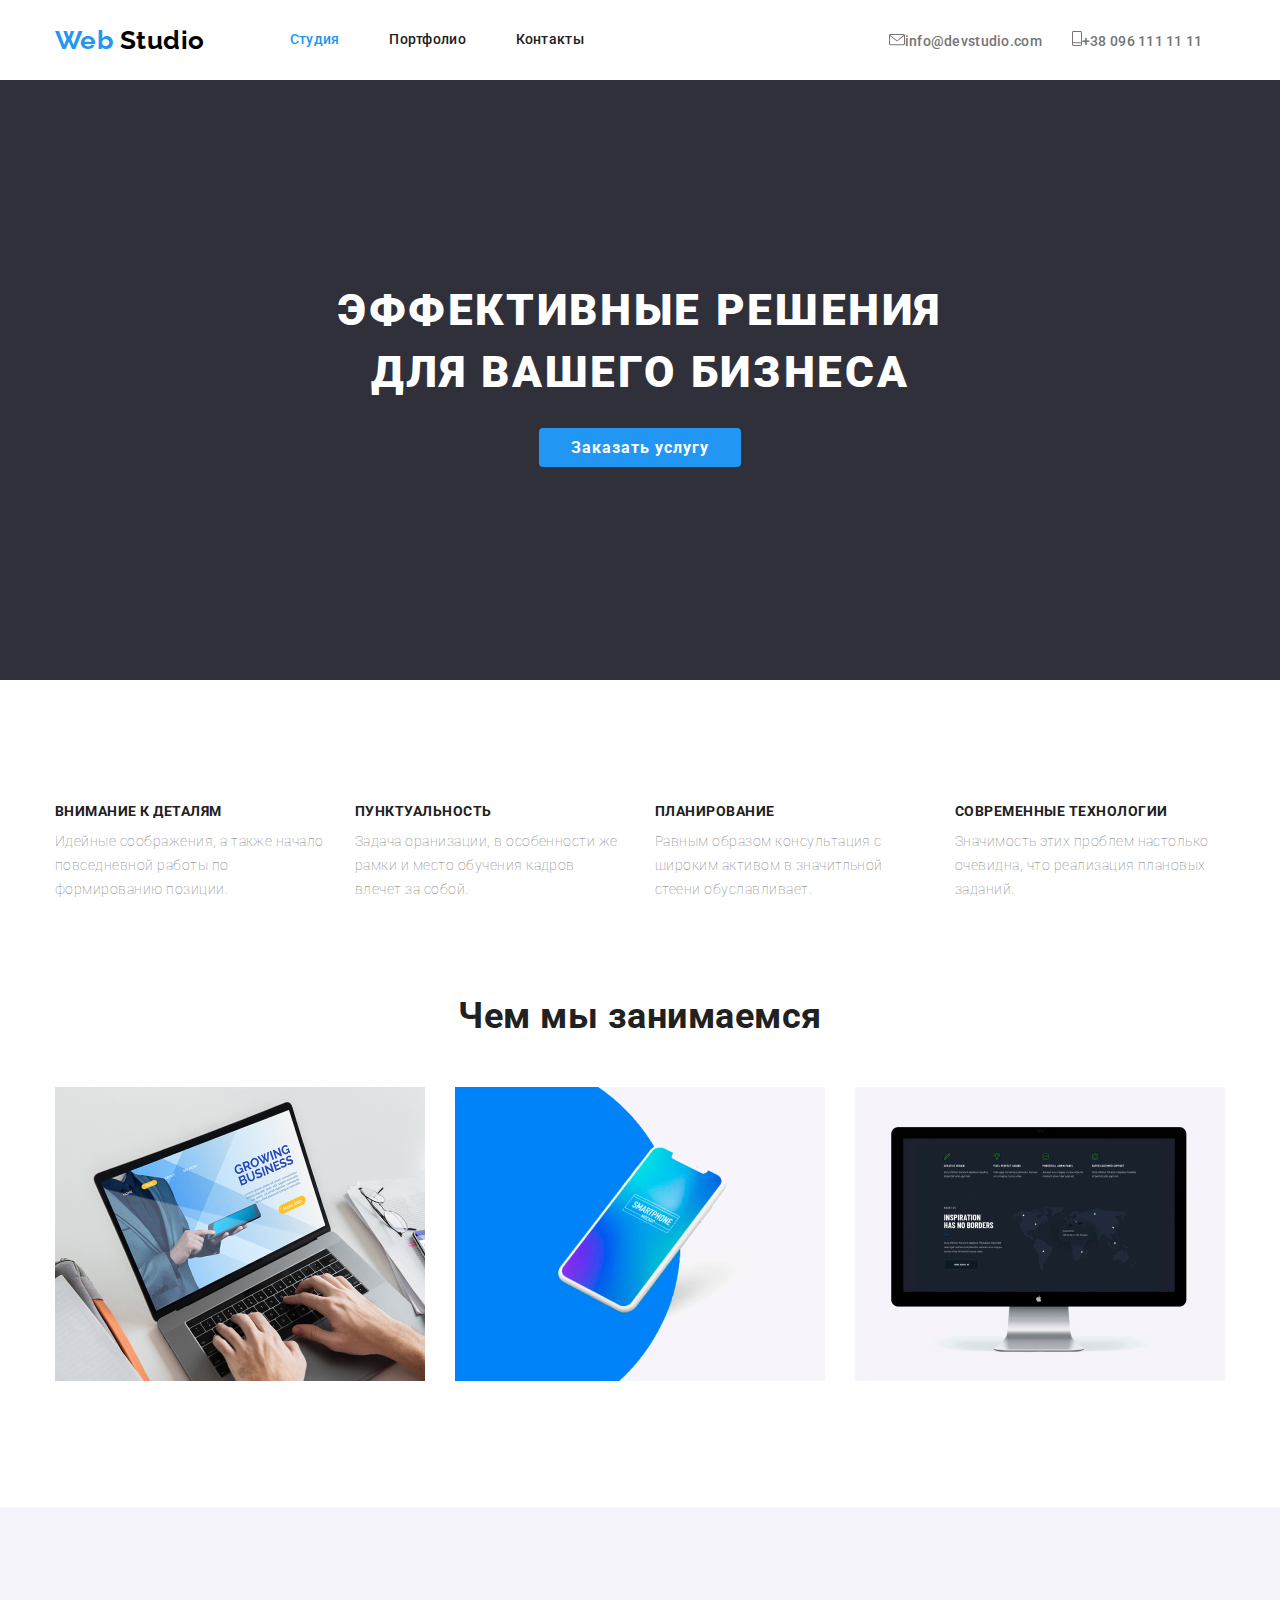
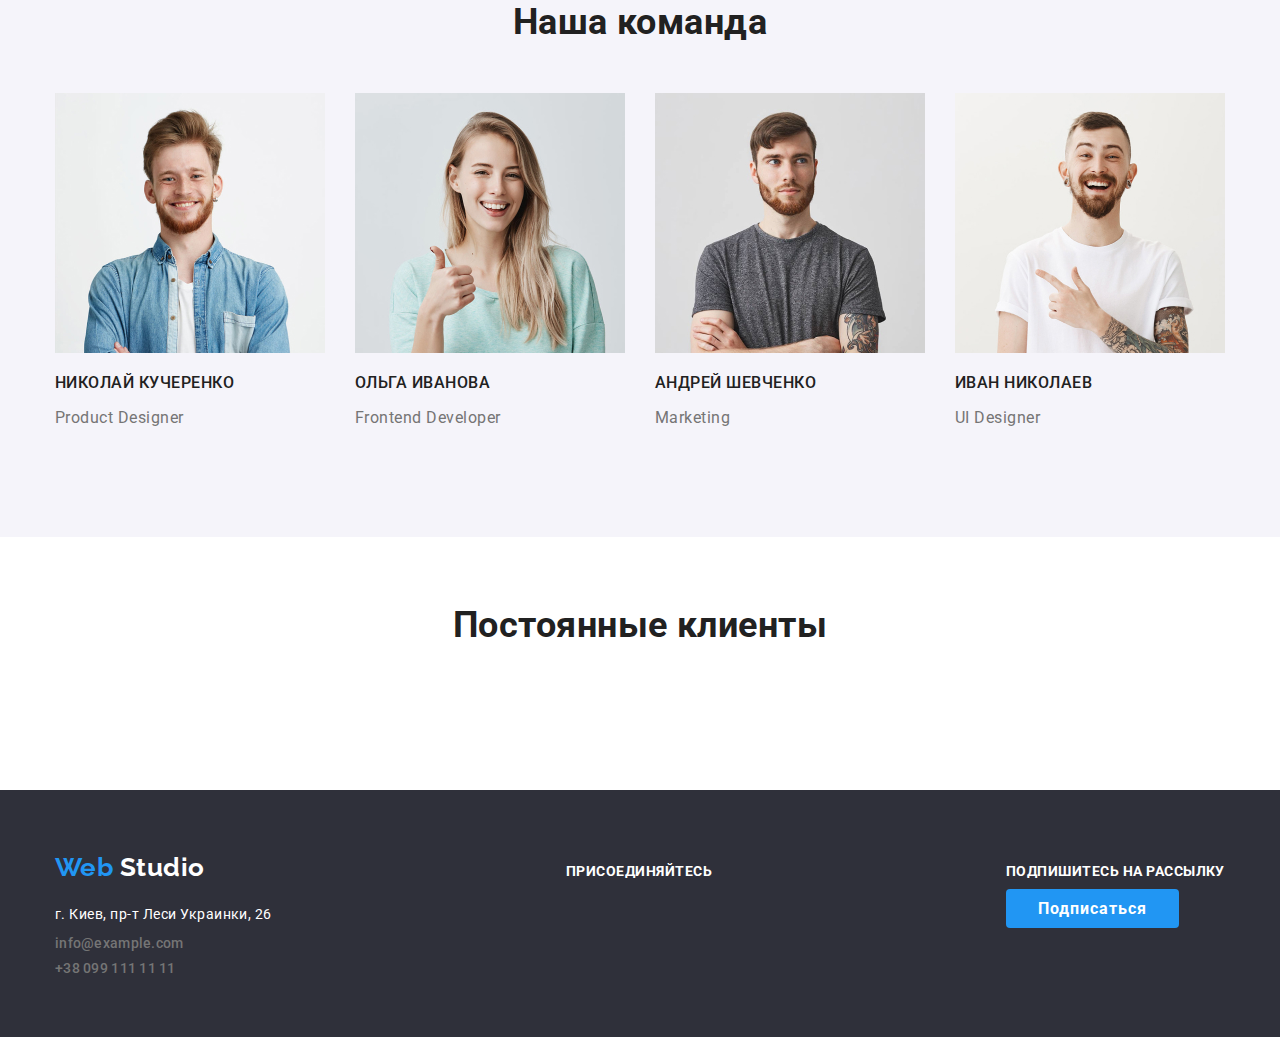
<file: index.html>
<!DOCTYPE html>
<html lang="ru">

<head>
    <meta charset="UTF-8">
    <meta name="viewport" content="width=device-width, initial-scale=1.0">
    <title>Студия</title>
    <link
        href="https://fonts.googleapis.com/css2?family=Raleway:wght@700&family=Roboto:wght@400;500;700;900&display=swap"
        rel="stylesheet">
    <link rel="stylesheet"
        href="https://cdnjs.cloudflare.com/ajax/libs/modern-normalize/1.0.0/modern-normalize.min.css" />
    <link rel="stylesheet" href="./css/styles.css">
</head>

<body>

    <!-- Шапка сайта -->
    <header>
        <div class="container">
            <div class="header-flex">
                <nav class="nav-flex">
                    <a href="/"><span class="logo-left">Web </span><span class="logo-right">Studio</span></a>
                    <ul class="site-nav">
                        <li class="item"><a href="./index.html" class="link current">Студия</a></li>
                        <li class="item"><a href="./portfolio.html" class="link">Портфолио</a></li>
                        <li class="item"><a href="" class="link">Контакты</a></li>
                    </ul>
                </nav>
                <address class="adress">
                    <a href="mailto:info@devstudio.com"><img src="./images/iconemail.svg" alt="Иконка" width="16">info@devstudio.com</a>
                    <a href="tel:+380961111111" class="tel"><img src="./images/icontelephone.svg" alt="Иконка" width="10">+38 096 111 11 11</a>
                </address>
            </div>
        </div>
    </header>

    <!-- Контент -->
    <main>
        <!-- Баннер -->
        <section class="hero">
            <div class="container">
                <h1 class="hero-title">Эффективные решения <br> для вашего бизнеса</h1>
                <a href="" class="button">Заказать услугу</a>
            </div>
        </section>

        <!-- Особенности -->
        <section class="section-hero">
           <div class="container">
                <h2></h2>
                <div class="features-flex">
                    <ul>
                        <li class="features-item">
                            <!--<img src="./images/antenna1.jpg" alt="Иконка с антенной" width="70">-->
                            <h3 class="features-title">Внимание к деталям</h3>
                            <p class="feautures-text">Идейные соображения, а также начало повседневной работы по формированию
                                позиции.</p>
                        </li>
                    </ul>
                    <ul>
                        <li class="features-item">
                            <!--<img src="./images/clock1.jpg" alt="Иконка с часами" width="70">-->
                            <h3 class="features-title">Пунктуальность</h3>
                            <p class="feautures-text">Задача оранизации, в особенности же рамки и место обучения кадров влечет
                                за собой.</p>
                        </li>
                    </ul>
                    <ul>
                        <li class="features-item">
                            <!--<img src="./images/diagram1.jpg" alt="Иконка с диаграммой" width="70">-->
                            <h3 class="features-title">Планирование</h3>
                            <p class="feautures-text">Равным образом консультация с широким активом в значитльной стеени
                                обуславливает.</p>
                        </li>
                    </ul>
                    <ul>
                        <li class="features-item">
                            <!--<img src="./images/astronaut1.jpg" alt="Иконка с астронавтом" width="70">-->
                            <h3 class="features-title">Современные технологии</h3>
                            <p class="feautures-text">Значимость этих проблем настолько очевидна, что реализация плановых
                                заданий.</p>
                        </li>
                    </ul>
                </div>
           </div>
        </section>

        <!-- Чем мы занимаемся -->
        <section class="about-us">
            <div class="container">
                <h2 class="section-title centered">Чем мы занимаемся</h2>
                <ul class="features-flex">
                    <li>
                        <a href="">
                            <img src="./images/box1.jpg" alt="Изображение с написанием кода" width="370" height="294">
                        </a>
                        <!--<p class="works-description">десктопные приложения</p>-->
                    </li>
                    <li>
                        <a href="">
                            <img src="./images/box2.jpg" alt="Изображение с выбором дизайна" width="370" height="294">
                        </a>
                        <!--<p class="works-description">мобильные приложения</p>-->
                    </li>
                    <li>
                        <a href="">
                            <img src="./images/box3.jpg" alt="Изображение с выбором цвета" width="370" height="294">
                        </a>
                        <!--<p class="works-description">дизайнерские решения</p>-->
                    </li>
                </ul>
            </div>
        </section>

        <!-- Команда -->
        <section class="team">
            <div class="container">
                <h2 class="section-title centered">Наша команда</h2>
                <div class="container-team">
                    <ul class="features-flex">
                        <li>
                            <a href="">
                                <img src="./images/image1.jpg" alt="Изображение члена команды Николая Кучеренко" width="270" height="260">
                            </a>
                            <h3 class="team-title">Николай Кучеренко</h3>
                            <p class="team-position">Product Designer</p>
                            <!--<a href=""><img class="team-icons" src="./images/icon1.svg" alt="Иконка инстаграм" width="20"></a>
                            <a href=""><img class="team-icons" src="./images/icon2.svg" alt="Иконка твиттера" width="20"></a>
                            <a href=""><img class="team-icons" src="./images/icon3.svg" alt="Иконка фэйсбука" width="20"></a>
                            <a href=""><img class="team-icons" src="./images/icon4.svg" alt="Иконка линкдин" width="20"></a>-->
                        </li>
                        <li>
                            <a href="">
                                <img src="./images/image2.jpg" alt="Изображение члена команды Ольги Иановой" width="270" height="260">
                            </a>
                            <h3 class="team-title">Ольга Иванова</h3>
                            <p class="team-position">Frontend Developer</p>
                            <!--<a href=""><img class="team-icons" src="./images/icon1.svg" alt="Иконка инстаграм" width="20"></a>
                            <a href=""><img class="team-icons" src="./images/icon2.svg" alt="Иконка твиттера" width="20"></a>
                            <a href=""><img class="team-icons" src="./images/icon3.svg" alt="Иконка фэйсбука" width="20"></a>
                            <a href=""><img class="team-icons" src="./images/icon4.svg" alt="Иконка линкдин" width="20"></a>-->
                        </li>
                        <li>
                            <a href="">
                                <img src="./images/image3.jpg" alt="Изображение члена команды Андрея Шевченко" width="270" height="260">
                            </a>
                            <h3 class="team-title">Андрей Шевченко</h3>
                            <p class="team-position">Marketing</p>
                            <!--<a href=""><img class="team-icons" src="./images/icon1.svg" alt="Иконка инстаграм" width="20"></a>
                            <a href=""><img class="team-icons" src="./images/icon2.svg" alt="Иконка твиттера" width="20"></a>
                            <a href=""><img class="team-icons" src="./images/icon3.svg" alt="Иконка фэйсбука" width="20"></a>
                            <a href=""><img class="team-icons" src="./images/icon4.svg" alt="Иконка линкдин" width="20"></a>-->
                        </li>
                        <li>
                            <a href="">
                                <img src="./images/image4.jpg" alt="Изображение члена команды Ивана Николаева" width="270" height="260">
                            </a>
                            <h3 class="team-title">Иван Николаев</h3>
                            <p class="team-position">UI Designer</p>
                        <!--<a href=""><img class="team-icons" src="./images/icon1.svg" alt="Иконка инстаграм" width="20"></a>
                            <a href=""><img class="team-icons" src="./images/icon2.svg" alt="Иконка твиттера" width="20"></a>
                            <a href=""><img class="team-icons" src="./images/icon3.svg" alt="Иконка фэйсбука" width="20"></a>
                            <a href=""><img class="team-icons" src="./images/icon4.svg" alt="Иконка линкдин" width="20"></a>-->
                        </li>
                    </ul>
                </div>
            </div>
        </section>

        <!-- Клиенты -->
        <section class="box-clients">
            <div class="container">
                <h2 class="section-title centered">Постоянные клиенты</h2>
                <!--<ul class="features-flex">
                    <li>
                        <a href=""><img class="clients" src="./images/logo1.svg" alt="Логотип компании" width="44" height="49"></a>
                    </li>
                    <li>
                        <a href=""><img class="clients" src="./images/logo2.svg" alt="Логотип компании" width="40" height="52"></a>
                    </li>
                    <li>
                        <a href=""><img class="clients" src="./images/logo3.svg" alt="Логотип компании" width="41" height="42"></a>
                    </li>
                    <li>
                        <a href=""><img class="clients" src="./images/logo4.svg" alt="Логотип компании" width="80" height="42"></a>
                    </li>
                    <li>
                        <a href=""><img class="clients" src="./images/logo5.svg" alt="Логотип компании" width="59" height="47"></a>
                    </li>
                    <li>
                        <a href=""><img class="clients" src="./images/logo6.svg" alt="Логотип компании" width="88" height="45"></a>
                    </li>
                </ul>-->
            </div>
        </section>
    </main>

    <!-- Футер -->
    <footer class="page-footer">
        <div class="container section-footer">
            <div class="footer-logo">
                <a href="/"><span class="logo-left">Web </span><span class="logo-right">Studio</span></a>
                <address class="adress-footer">
                    <p class="adress-part-one">г. Киев, пр-т Леси Украинки, 26</p>
                    <a href="mailto:info@devstudio.com" class="adress-part-two">info@example.com</a>
                    <a href="tel:+380961111111" class="adress-part-three">+38 099 111 11 11</a>
                </address>
            </div>
            <p class="footer-link uppercase">Присоединяйтесь</p>
            <!--<ul class="list-links">
                    <li><a href=""></a>
                        <img src="./images/inst.svg" alt="Иконка инстаграм" width="44" class="link-items"></li>
                    <li><a href=""></a>
                        <img src="./images/twit.svg" alt="Иконка твиттера" width="44" class="link-items"></li>
                    <li><a href=""></a>
                        <img src="./images/face.svg" alt="Иконка фэйсбука" width="44" class="link-items"></li>
                    <li><a href=""></a>
                        <img src="./images/linkedin.svg" alt="Иконка линкдин" width="44" class="link-items"></li>
                </ul>-->
            <!--<form action="submit" class="uppercase">Подпишитесь на рассылку
                    <input type="text" placeholder="E-mail">
                </form>
                <a href="#" class="button">Подписаться <img src="./images/icontelegram.svg" alt="Иконка телеграм" width="24"></a>-->
            <div>
                <p class="footer-link uppercase">Подпишитесь на рассылку</p>
                <a href="" class="button">Подписаться</a>
            </div>
        </div>
    </footer>
</body>

</html>
</file>
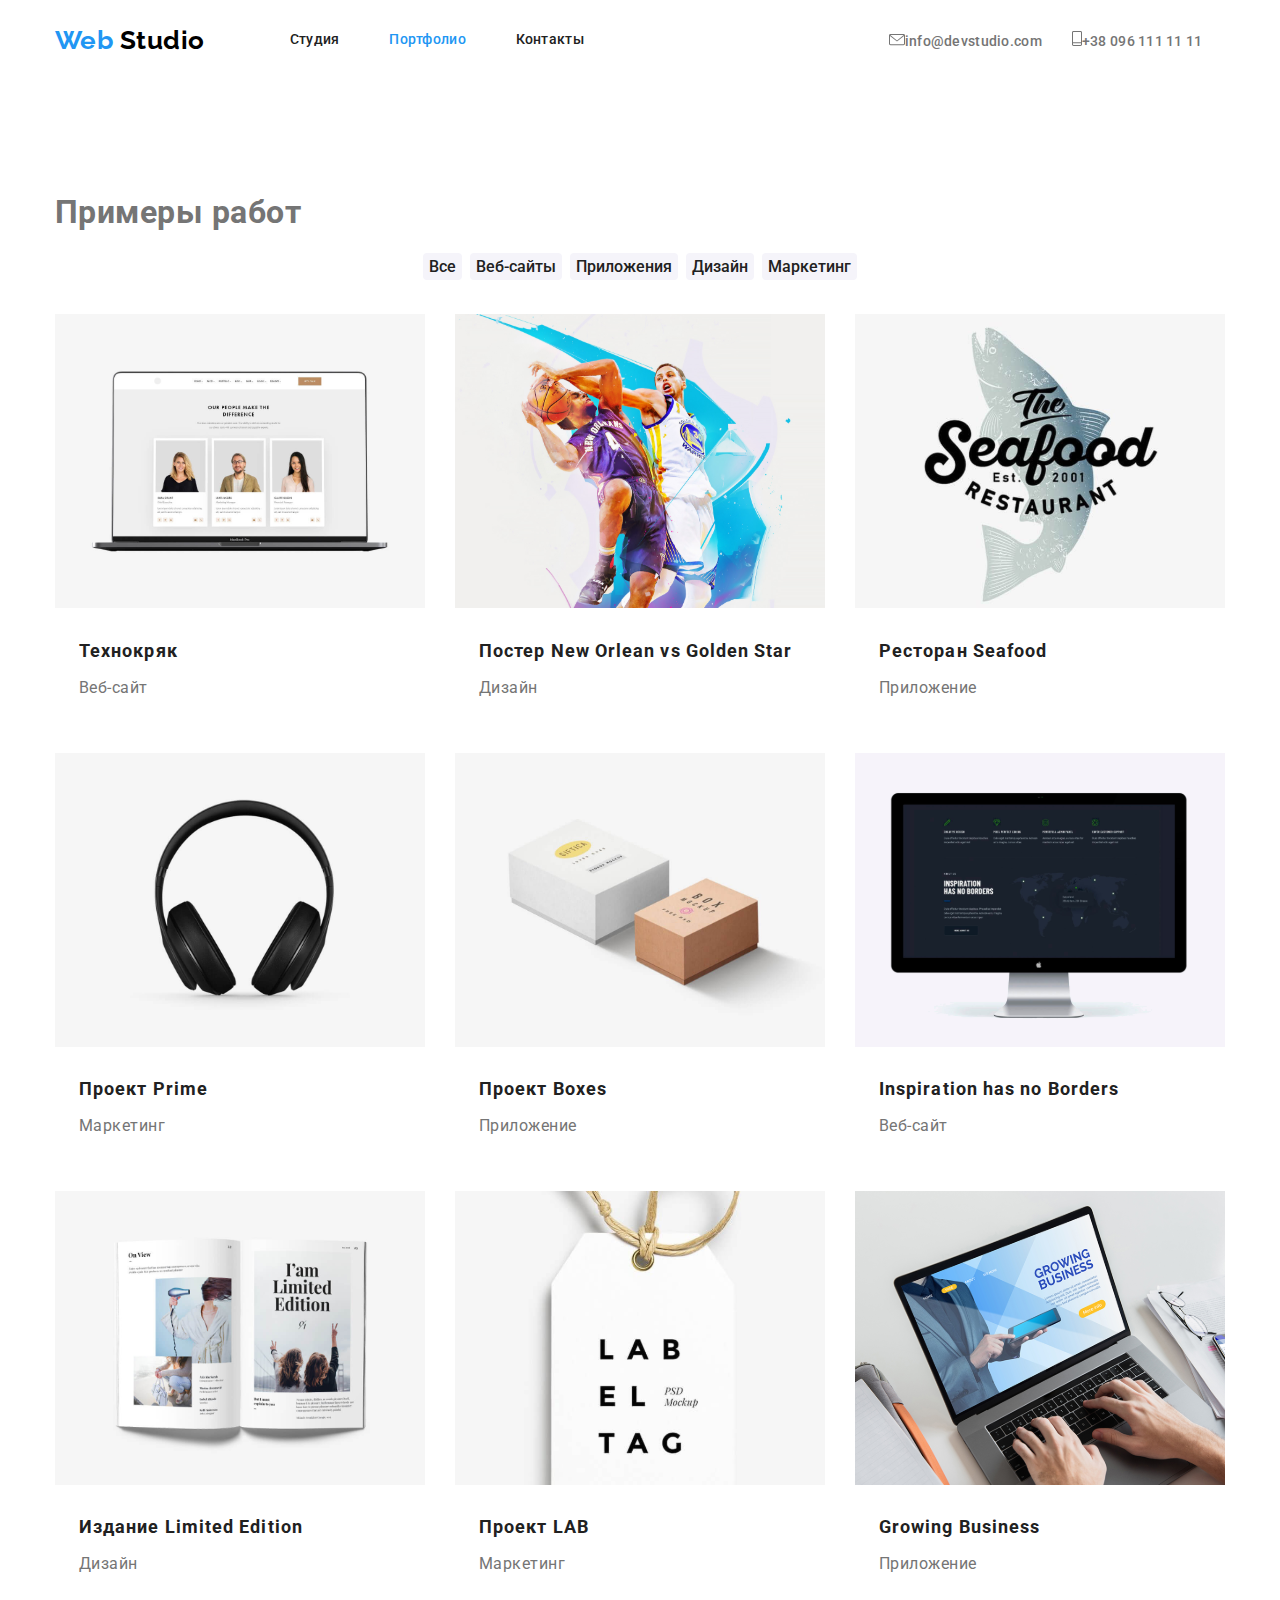
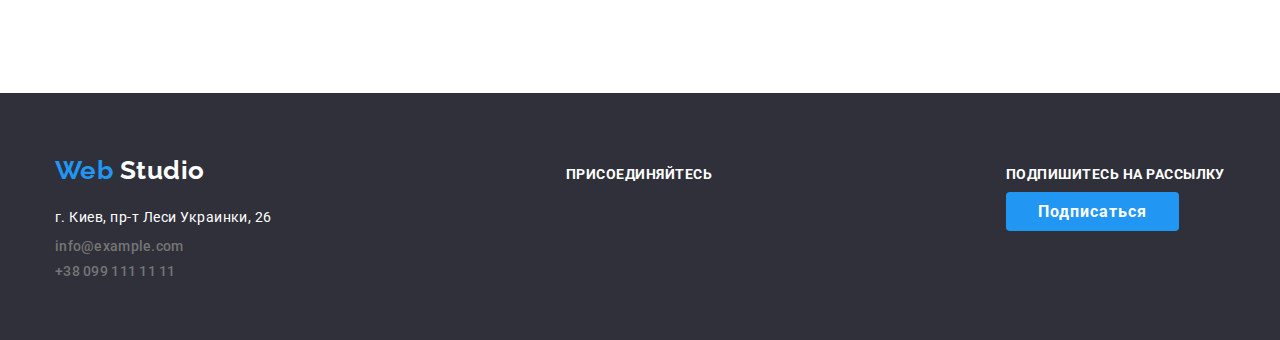
<file: portfolio.html>
<!DOCTYPE html>
<html lang="ru">

<head>
    <meta charset="UTF-8">
    <meta name="viewport" content="width=device-width, initial-scale=1.0">
    <title>Портфолио</title>
    <link
        href="https://fonts.googleapis.com/css2?family=Raleway:wght@700&family=Roboto:wght@400;500;700;900&display=swap"
        rel="stylesheet">
    <link rel="stylesheet"
        href="https://cdnjs.cloudflare.com/ajax/libs/modern-normalize/1.0.0/modern-normalize.min.css" />
    <link rel="stylesheet" href="./css/styles.css">
</head>

<body>

    <!-- Шапка сайта -->
    <header>
        <div class="container">
            <div class="header-flex">
                <nav class="nav-flex">
                    <a href="/"><span class="logo-left">Web </span><span class="logo-right">Studio</span></a>
                    <ul class="site-nav">
                        <li class="item"><a href="./index.html" class="link">Студия</a></li>
                        <li class="item"><a href="./portfolio.html" class="link current">Портфолио</a></li>
                        <li class="item"><a href="" class="link">Контакты</a></li>
                    </ul>
                </nav>
                <address class="adress">
                    <a href="mailto:info@devstudio.com"><img src="./images/iconemail.svg" alt="Иконка" width="16">info@devstudio.com</a>
                    <a href="tel:+380961111111" class="tel"><img src="./images/icontelephone.svg" alt="Иконка" width="10">+38 096 111 11
                        11</a>
                </address>
            </div>
        </div>
    </header>

    <!-- Контент -->
    <main>
        <section class="box-works">
            <div class="container">
                <h1>Примеры работ</h1>
                <ul class="examples-buttons">
                    <li class="item"><button type="button" class="item-but">Все</button></li>
                    <li class="item"><button type="button" class="item-but">Веб-сайты</button></li>
                    <li class="item"><button type="button" class="item-but">Приложения</button></li>
                    <li class="item"><button type="button" class="item-but">Дизайн</button></li>
                    <li class="item"><button type="button" class="item-but">Маркетинг</button></li>
                </ul>
                <div class="flex-container">
                    <ul class="examples-links">
                        <li>
                            <a href=""><img src="./images/img1.svg" alt="Изображение веб-сайта Технокряк" width="370"></a>
                        </li>
                    <!-- <li>
                            <a href="">
                                <p class="examples-description">Технокряк это современная площадка распространения коронавируса.
                                    Компании используют эту платформу для цифрового шпионажа и атак на защищённые сервера
                                    конкурентов.
                                </p>
                            </a>
                        </li> -->
                        <li>
                            <a href="#">
                                <h2 class="examples-title position">Технокряк</h2>
                            </a>
                        </li>
                        <li class="examples-type">
                            <a href="">
                                <p class="illustration-description position">Веб-сайт</p>
                            </a>
                        </li>
                    </ul>
                    <ul class="examples-links">
                        <li>
                            <a href="">
                                <img src="./images/img2.svg" alt="Изображение постера" width="370">
                            </a>
                        </li>
                    <!-- <li>
                            <a href="">
                                <p class="examples-description">Lorem ipsum dolor sit amet consectetur adipisicing elit. Veniam
                                    consequuntur quaerat recusandae est praesentium eum? Iste cum aut molestias?</p>
                            </a>
                        </li> -->
                        <li>
                            <a href="">
                                <h2 class="examples-title position">Постер New Orlean vs Golden Star</h2>
                            </a>
                        </li>
                        <li class="examples-type">
                            <a href="">
                                <p class="illustration-description position">Дизайн</p>
                            </a>
                        </li>
                    </ul>
                    <ul class="examples-links">
                        <li>
                            <a href="">
                                <img src="./images/img3.svg" alt="Изображение ресторана Seafood" width="370">
                            </a>
                        </li>
                    <!-- <li>
                            <a href="">
                                <p class="examples-description">Lorem ipsum dolor sit amet consectetur adipisicing elit. Veniam
                                    consequuntur quaerat recusandae est praesentium eum? Iste cum aut molestias?</p>
                            </a>
                        </li> -->
                        <li>
                            <a href="">
                                <h2 class="examples-title position">Ресторан Seafood</h2>
                            </a>
                        </li>
                        <li class="examples-type">
                            <a href="">
                                <p class="illustration-description position">Приложение</p>
                            </a></li>
                    </ul>
                    <ul class="examples-links">
                        <li>
                            <a href="">
                                <img src="./images/img4.svg" alt="Изображение проекта Prime" width="370">
                            </a>
                        </li>
                    <!--  <li>
                            <a href="">
                                <p class="examples-description">Lorem ipsum dolor sit amet consectetur adipisicing elit. Veniam
                                    consequuntur quaerat recusandae est praesentium eum? Iste cum aut molestias?</p>
                            </a>
                        </li> -->
                        <li>
                            <a href="">
                                <h2 class="examples-title position">Проект Prime</h2>
                            </a>
                        </li>
                        <li class="examples-type">
                            <a href="">
                                <p class="illustration-description position">Маркетинг</p>
                            </a>
                        </li>
                    </ul>
                    <ul class="examples-links">
                        <li>
                            <a href="">
                                <img src="./images/img5.svg" alt="Изображение проекта Boxes" width="370">
                            </a>
                        </li>
                    <!--   <li>
                            <a href="">
                                <p class="examples-description">Lorem ipsum dolor sit amet consectetur adipisicing elit. Veniam
                                    consequuntur quaerat recusandae est praesentium eum? Iste cum aut molestias?</p>
                            </a>
                        </li> -->
                        <li>
                            <a href="">
                                <h2 class="examples-title position">Проект Boxes</h2>
                            </a>
                        </li>
                        <li class="examples-type">
                            <a href="">
                                <p class="illustration-description position">Приложение</p>
                            </a></li>
                    </ul>
                    <ul class="examples-links">
                        <li>
                            <a href="">
                                <img src="./images/img6.svg" alt="Изображение веб-сайта Inspiration has no Borders" width="370">
                            </a></li>
                    <!--  <li>
                            <a href="">
                                <p class="examples-description">Lorem ipsum dolor sit amet consectetur adipisicing elit. Veniam
                                    consequuntur quaerat recusandae est praesentium eum? Iste cum aut molestias?</p>
                            </a>
                        </li> -->
                        <li>
                            <a href="">
                                <h2 class="examples-title position">Inspiration has no Borders</h2>
                            </a>
                        </li>
                        <li class="examples-type">
                            <a href="">
                                <p class="illustration-description position">Веб-сайт</p>
                            </a></li>
                    </ul>
                    <ul class="examples-links">
                        <li>
                            <a href="">
                                <img src="./images/img7.svg" alt="Изображение дизайна издания Limited Edition" width="370">
                            </a>
                        </li>
                    <!--  <li>
                            <a href="">
                                <p class="examples-description">Lorem ipsum dolor sit amet consectetur adipisicing elit. Veniam
                                    consequuntur quaerat recusandae est praesentium eum? Iste cum aut molestias?</p>
                            </a>
                        </li> -->
                        <li>
                            <a href="">
                                <h2 class="examples-title position">Издание Limited Edition</h2>
                            </a>
                        </li>
                        <li class="examples-type">
                            <a href="">
                                <p class="illustration-description position">Дизайн</p>
                            </a>
                        </li>
                    </ul>
                    <ul class="examples-links">
                        <li>
                            <a href="">
                                <img src="./images/img8.svg" alt="Изображение проекта LAB" width="370">
                            </a>
                        </li>
                    <!-- <li>
                            <a href="">
                                <p class="examples-description">Lorem ipsum dolor sit amet consectetur adipisicing elit. Veniam
                                    consequuntur quaerat recusandae est praesentium eum? Iste cum aut molestias?</p>
                            </a>
                        </li> -->
                        <li>
                            <a href="">
                                <h2 class="examples-title position">Проект LAB</h2>
                            </a>
                        </li>
                        <li class="examples-type">
                            <a href="">
                                <p class="illustration-description position">Маркетинг</p>
                            </a>
                        </li>
                    </ul>
                    <ul class="examples-links">
                        <li>
                            <a href="">
                                <img src="./images/img9.svg" alt="Изображение приложения Growing Business" width="370">
                            </a>
                        </li>
                      <!--  <li>
                            <a href="">
                                <p class="examples-description">Lorem ipsum dolor sit amet consectetur adipisicing elit. Veniam
                                    consequuntur quaerat recusandae est praesentium eum? Iste cum aut molestias?</p>
                            </a>
                        </li> -->
                        <li>
                            <a href="">
                                <h2 class="examples-title position">Growing Business</h2>
                            </a>
                        </li>
                        <li class="examples-type">
                            <a href="">
                                <p class="illustration-description position">Приложение</p>
                            </a>
                        </li>
                    </ul>
                </div>
            </div>
        </section>
    </main>

    <!-- Футер -->
    <footer class="page-footer">
        <div class="container section-footer">
            <div class="footer-logo">
                <a href="/"><span class="logo-left">Web </span><span class="logo-right">Studio</span></a>
                <address class="adress-footer">
                <p class="adress-part-one">г. Киев, пр-т Леси Украинки, 26</p>
                <a href="mailto:info@devstudio.com" class="adress-part-two">info@example.com</a>
                <a href="tel:+380961111111" class="adress-part-three">+38 099 111 11 11</a>
                </address>
            </div>
            <p class="footer-link uppercase">Присоединяйтесь</p>
            <!--<ul class="list-links">
                <li><a href=""></a>
                    <img src="./images/inst.svg" alt="Иконка инстаграм" width="44" class="link-items"></li>
                <li><a href=""></a>
                    <img src="./images/twit.svg" alt="Иконка твиттера" width="44" class="link-items"></li>
                <li><a href=""></a>
                    <img src="./images/face.svg" alt="Иконка фэйсбука" width="44" class="link-items"></li>
                <li><a href=""></a>
                    <img src="./images/linkedin.svg" alt="Иконка линкдин" width="44" class="link-items"></li>
            </ul>-->
            <!--<form action="submit" class="uppercase">Подпишитесь на рассылку
                <input type="text" placeholder="E-mail">
            </form>
            <a href="#" class="button">Подписаться <img src="./images/icontelegram.svg" alt="Иконка телеграм" width="24"></a>-->
            <div>
                <p class="footer-link uppercase">Подпишитесь на рассылку</p>
                <a href="" class="button">Подписаться</a>
            </div>
        </div>
    </footer>
</body>

</html>
</file>
<file: css/styles.css>
/* логотип web, ссылки (акцент) background:#2196F3;
логотип studio color: #000000;
основной color: #212121;
вторичный color: #757575;
эффективные решения для вашего бизнеса color: #FFFFFF;
цвет секции наша команда background:#F5F4FA
футер background: #2F303A  color: rgba(255, 255, 255, 0.6);
 */

:root {
  --primary-text-color: #212121;
  --accent-color: #2196f3;
  --text-white-color: #ffffff;
  --section-team-bg: #f5f4fa;
}

/*Общие*/
body {
  background: var(--text-white-color);
  color: #757575;

  font-family: Roboto, sans-serif;
  letter-spacing: 0.03em;
}

ul {
  list-style: none;
  padding: 0;
  margin: 0;
}

.logo-left {
  color: var(--accent-color);

  font-family: Raleway, sans-serif;
  font-weight: 700;
  font-size: 26px;
  line-height: 1.19;
}
.logo-right {
  color: #000000;

  font-family: Raleway, sans-serif;
  font-weight: 700;
  font-size: 26px;
  line-height: 1.19;
}

.footer-logo .logo-right {
  color: var(--text-white-color);
}

/*Site nav*/
.site-nav {
  display: flex;
  margin-left: 85px;
  width: 294px;
  justify-content: space-between;
}

.header-flex {
  display: flex;
  align-items: center;
}

.nav-flex {
  display: flex;
  align-items: center;
}

.link {
  display: block;
}

.site-nav .link {
  display: block;
  padding-top: 32px;
  padding-bottom: 32px;

  color: var(--primary-text-color);

  font-weight: 500;
  font-size: 14px;
  line-height: 1.14;
  letter-spacing: 0.02em;
}

.site-nav .link:hover,
.site-nav .link:focus {
  color: var(--accent-color);
}
.site-nav .link.current {
  color: var(--accent-color);
}

.adress {
  display: flex;
  align-items: flex-end;
  margin-left: 305px;
}

.adress a {
  color: #757575;

  font-weight: 500;
  font-size: 14px;
  line-height: 1.14;
  letter-spacing: 0.02em;
  font-style: normal;
}

.tel {
  margin-left: 30px;
}
.adress a:hover,
.adress a:focus {
  color: var(--accent-color);
}

.adress-footer a {
  color: #757575;

  font-weight: 500;
  font-size: 14px;
  line-height: 1.14;
  letter-spacing: 0.02em;
}

/*Контент*/
.section-title.centered {
  text-align: center;
}

.hero {
  background: #2f303a;
  height: 600px;
  text-align: center;

  margin-bottom: 94px;
}

.section-hero {
  padding-left: 15px;
  padding-right: 15px;
  margin-bottom: 94px;
}

.hero-title {
  font-size: 44px;
  font-weight: 900;
  line-height: 1.4;
  letter-spacing: 0.06em;
  text-transform: uppercase;
  color: var(--text-white-color);
  margin-top: 0;
  margin-bottom: 0;
  margin-bottom: 30px;
  padding-top: 200px;
}

.button {
  border-radius: 4px;
  font-weight: 700;
  font-size: 16px;
  line-height: 1.87;
  align-items: center;
  letter-spacing: 0.06em;
  text-transform: none;
  padding: 10px 32px;
  min-width: 200px;
  min-height: 50px;
}

.container {
  margin-left: auto;
  margin-right: auto;
  width: 1200px;
  padding-left: 15px;
  padding-right: 15px;
}

h2 {
  color: var(--primary-text-color);

  font-weight: 700;
  font-size: 36px;
  line-height: 1.17;
  text-align: center;
  margin: 0;
}

.features-flex {
  display: flex;
  justify-content: space-between;
}

.features-item {
  width: 270px;
}

.features-title {
  margin-top: 30px;
  margin-bottom: 10px;
}

.section-title {
  margin-bottom: 50px;
}

h3 {
  color: var(--primary-text-color);

  font-weight: 700;
  font-size: 14px;
  line-height: 1.14;
  text-transform: uppercase;
}

.feautures-text {
  font-weight: 40;
  font-size: 14px;
  line-height: 1.7;
  margin: 0;
}

.about-us {
  margin-bottom: 121px;
}

.team {
  background: var(--section-team-bg);
  padding-top: 94px;
  padding-bottom: 94px;
}

.team-title {
  font-weight: 500;
  font-size: 16px;
  line-height: 1.19;
}

.team-position {
  font-weight: 400;
  font-size: 16px;
  line-height: 1.19;
}

.box-clients {
  padding-top: 67px;
  padding-bottom: 94px;
}

.box-works {
  padding-top: 93px;
  padding-bottom: 94px;
}

/*Футер*/
.page-footer {
  background: #2f303a;
  padding-top: 60px;
  padding-bottom: 60px;
}

.adress-footer {
  font-style: normal;
  font-weight: 400;
  font-size: 14px;
  line-height: 1.7;

  display: flex;
  flex-direction: column;
}

.uppercase {
  color: var(--text-white-color);

  font-weight: 700;
  font-size: 14px;
  line-height: 1.14;
  text-transform: uppercase;
}

.container.footer {
  padding-bottom: 94px;
}

.adress-footer-line {
  margin-bottom: 9px;
}

.page-footer > .container {
  display: flex;
  justify-content: space-between;
  align-items: baseline;
}

.adress-part-one {
  margin: 0;
  padding-top: 20px;
}

.adress-part-two {
  padding-top: 9px;
}

.adress-part-three {
  padding-top: 9px;
}
/*Портфолио*/

.examples-buttons {
  margin-bottom: 34px;

  display: flex;
  justify-content: center;
}

.examples-buttons .item + .item {
  margin-left: 8px;
}

.examples-buttons .item-but {
  background: #f5f4fa;
  color: var(--primary-text-color);

  font-weight: 500;
  font-size: 16px;
  line-height: 1.6;
  text-align: center;
  font-family: inherit;
  border: none;
  border-radius: 4px;
}

.item .item-but:hover,
.item .item-but:focus {
  background: var(--accent-color);
  color: var(--text-white-color);
}

.flex-container {
  display: flex;
  flex-wrap: wrap;
  margin: -15px;
}

.examples-links {
  width: 370px;
  margin: 15px;
}

.examples-links .examples-description {
  background: var(--accent-color);
  color: var(--text-white-color);
}

.examples-description {
  font-weight: 400;
  font-size: 18px;
  line-height: 1.55;
}

.examples-title {
  color: var(--primary-text-color);

  font-weight: 700;
  font-size: 18px;
  line-height: 2;
  letter-spacing: 0.06em;
}

.illustration-description {
  font-weight: 400;
  font-size: 16px;
  line-height: 1.87;
  color: #757575;
}

.examples-title.position {
  text-align: left;
  margin-left: 24px;
  margin-top: 20px;
}

.illustration-description.position {
  margin-left: 24px;
  margin-bottom: 20px;
  margin-top: 4px;
}

.examples-type {
  color: #757575;
}

.footer-link {
  color: var(--text-white-color);
}

.adress-footer {
  color: #ffffff;
}

/*Кнопки*/
.button {
  background: var(--accent-color);
  color: var(--text-white-color);
}
.button:hover,
.button:focus {
  color: var(--accent-color);
  background: var(--text-white-color);
}

.link-items:focus,
.link-items:hover {
  background: var(--accent-color);
}

a {
  text-decoration: none;
}

.works-description {
  color: var(--text-white-color);
  background: rgba(47, 48, 58, 0.8);

  font-weight: 700;
  font-size: 14px;
  line-height: 1.14;
  text-transform: uppercase;
  margin: 0;
}

.works-description:focus,
.works-description:hover {
  color: var(--accent-color);
}

.team-icons:focus,
.team-icons:hover {
  background: var(--accent-color);
}

.clients:focus,
.clients:hover {
  background: var(--accent-color);
}
</file>
